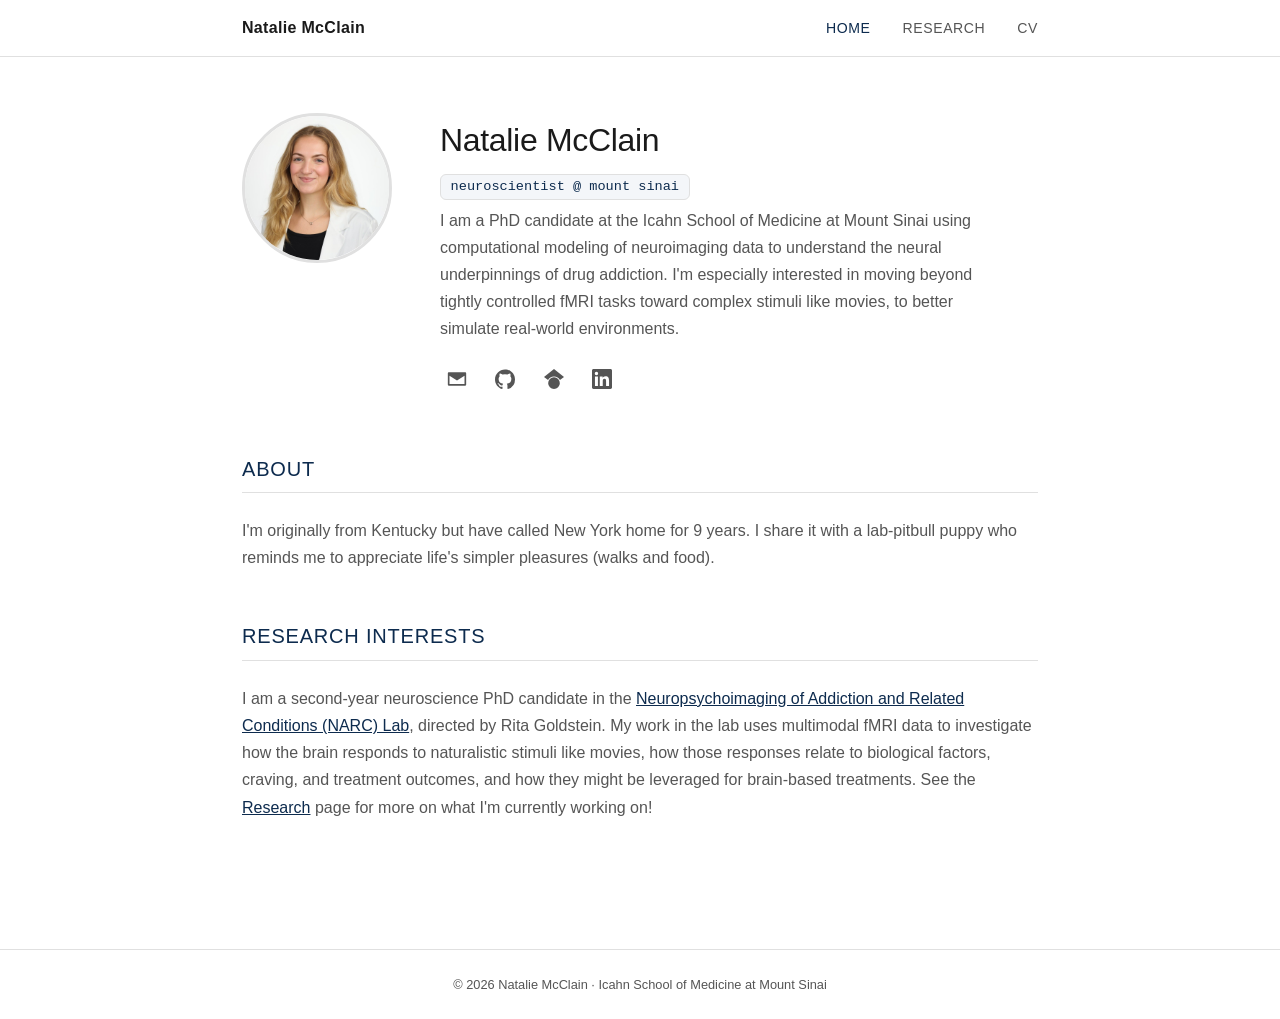
<file: index.html>
<!DOCTYPE html>
<html lang="en">
<head>
  <meta charset="UTF-8" />
  <meta name="viewport" content="width=device-width, initial-scale=1.0" />
  <title>Natalie McClain</title>
  <link rel="stylesheet" href="style.css" />
</head>
<body>

<nav>
  <div class="nav-inner">
    <a class="nav-name" href="index.html">Natalie McClain</a>
    <ul>
      <li><a href="index.html" class="active">Home</a></li>
      <li><a href="research.html">Research</a></li>
      <li><a href="cv.html">CV</a></li>
    </ul>
  </div>
</nav>

<main>
  <section class="hero">
    <div class="hero-photo">
      <img src="headshot.jpeg" alt="Natalie McClain" />
    </div>
    <div class="hero-text">
      <h1>Natalie McClain</h1>
      <div class="subtitle">neuroscientist @ mount sinai</div>
      <p>
        I am a PhD candidate at the Icahn School of Medicine at Mount Sinai using computational modeling of
        neuroimaging data to understand the neural underpinnings of drug addiction. I'm especially
        interested in moving beyond tightly controlled fMRI tasks toward complex stimuli like movies, to
        better simulate real-world environments.
      </p>
      <div class="social-links">
        <a href="mailto:natalie.mcclain@icahn.mssm.edu" aria-label="Email" title="Email">
          <svg viewBox="0 0 24 24" width="20" height="20" fill="currentColor" aria-hidden="true"><path d="M2 4h20a1 1 0 0 1 1 1v14a1 1 0 0 1-1 1H2a1 1 0 0 1-1-1V5a1 1 0 0 1 1-1zm10 7.2L3.4 6H20.6L12 11.2zM3 8.1V18h18V8.1l-9 5.6-9-5.6z"/></svg>
        </a>
        <a href="https://github.com/natalie-mcclain" target="_blank" aria-label="GitHub" title="GitHub">
          <svg viewBox="0 0 24 24" width="20" height="20" fill="currentColor" aria-hidden="true"><path d="M12 .5C5.37.5 0 5.87 0 12.5c0 5.3 3.44 9.8 8.21 11.39.6.11.82-.26.82-.58 0-.29-.01-1.04-.02-2.05-3.34.73-4.04-1.61-4.04-1.61-.55-1.39-1.34-1.76-1.34-1.76-1.09-.75.08-.73.08-.73 1.21.09 1.84 1.24 1.84 1.24 1.07 1.84 2.81 1.31 3.5 1 .11-.78.42-1.31.76-1.61-2.67-.3-5.47-1.34-5.47-5.95 0-1.31.47-2.39 1.24-3.23-.13-.3-.54-1.52.11-3.18 0 0 1.01-.32 3.3 1.23a11.5 11.5 0 0 1 6 0c2.29-1.55 3.3-1.23 3.3-1.23.65 1.66.24 2.88.12 3.18.77.84 1.23 1.92 1.23 3.23 0 4.62-2.81 5.64-5.49 5.94.43.37.81 1.1.81 2.22 0 1.6-.01 2.9-.01 3.29 0 .32.22.7.83.58A12 12 0 0 0 24 12.5C24 5.87 18.63.5 12 .5z"/></svg>
        </a>
        <a href="https://scholar.google.com/citations?hl=en&view_op=list_works&user=NU69WhMAAAAJ" target="_blank" aria-label="Google Scholar" title="Google Scholar">
          <svg viewBox="0 0 24 24" width="20" height="20" fill="currentColor" aria-hidden="true"><path d="M12 24a7 7 0 1 1 0-14 7 7 0 0 1 0 14zm0-24L0 9.5l4.84 3.77A8 8 0 0 1 12 9a8 8 0 0 1 7.16 4.27L24 9.5 12 0z"/></svg>
        </a>
        <a href="https://www.linkedin.com/in/natalie-mcclain-b160871b4/" target="_blank" aria-label="LinkedIn" title="LinkedIn">
          <svg viewBox="0 0 24 24" width="20" height="20" fill="currentColor" aria-hidden="true"><path d="M20.45 20.45h-3.56v-5.57c0-1.33-.02-3.04-1.85-3.04-1.85 0-2.14 1.45-2.14 2.94v5.67H9.34V9h3.42v1.56h.05c.48-.9 1.64-1.85 3.37-1.85 3.6 0 4.27 2.37 4.27 5.46v6.28zM5.34 7.43a2.07 2.07 0 1 1 0-4.14 2.07 2.07 0 0 1 0 4.14zm1.78 13.02H3.56V9h3.56v11.45zM22.22 0H1.77C.8 0 0 .78 0 1.74v20.52C0 23.22.8 24 1.77 24h20.45c.98 0 1.78-.78 1.78-1.74V1.74C24 .78 23.2 0 22.22 0z"/></svg>
        </a>
      </div>
    </div>
  </section>

  <h2>About</h2>
  <p style="color: var(--muted); margin-bottom: 3rem;">
    I'm originally from Kentucky but have called New York home for 9 years. I share
    it with a lab-pitbull puppy who reminds me to appreciate life's simpler pleasures (walks and food).
  </p>

  <h2>Research Interests</h2>
  <p style="color: var(--muted); margin-bottom: 3rem;">
    I am a second-year neuroscience PhD candidate in the
    <a href="https://icahn.mssm.edu/research/narc" target="_blank" style="color: var(--accent);">Neuropsychoimaging of Addiction and Related Conditions (NARC) Lab</a>,
    directed by Rita Goldstein. My work in the lab uses multimodal fMRI data to investigate how the brain responds to
    naturalistic stimuli like movies, how those responses relate to biological factors, craving, and
    treatment outcomes, and how they might be leveraged for brain-based treatments. See the
    <a href="research.html" style="color: var(--accent);">Research</a> page for more on what I'm currently
    working on!
  </p>
</main>

<footer>
  &copy; 2026 Natalie McClain · Icahn School of Medicine at Mount Sinai
</footer>

</body>
</html>
</file>
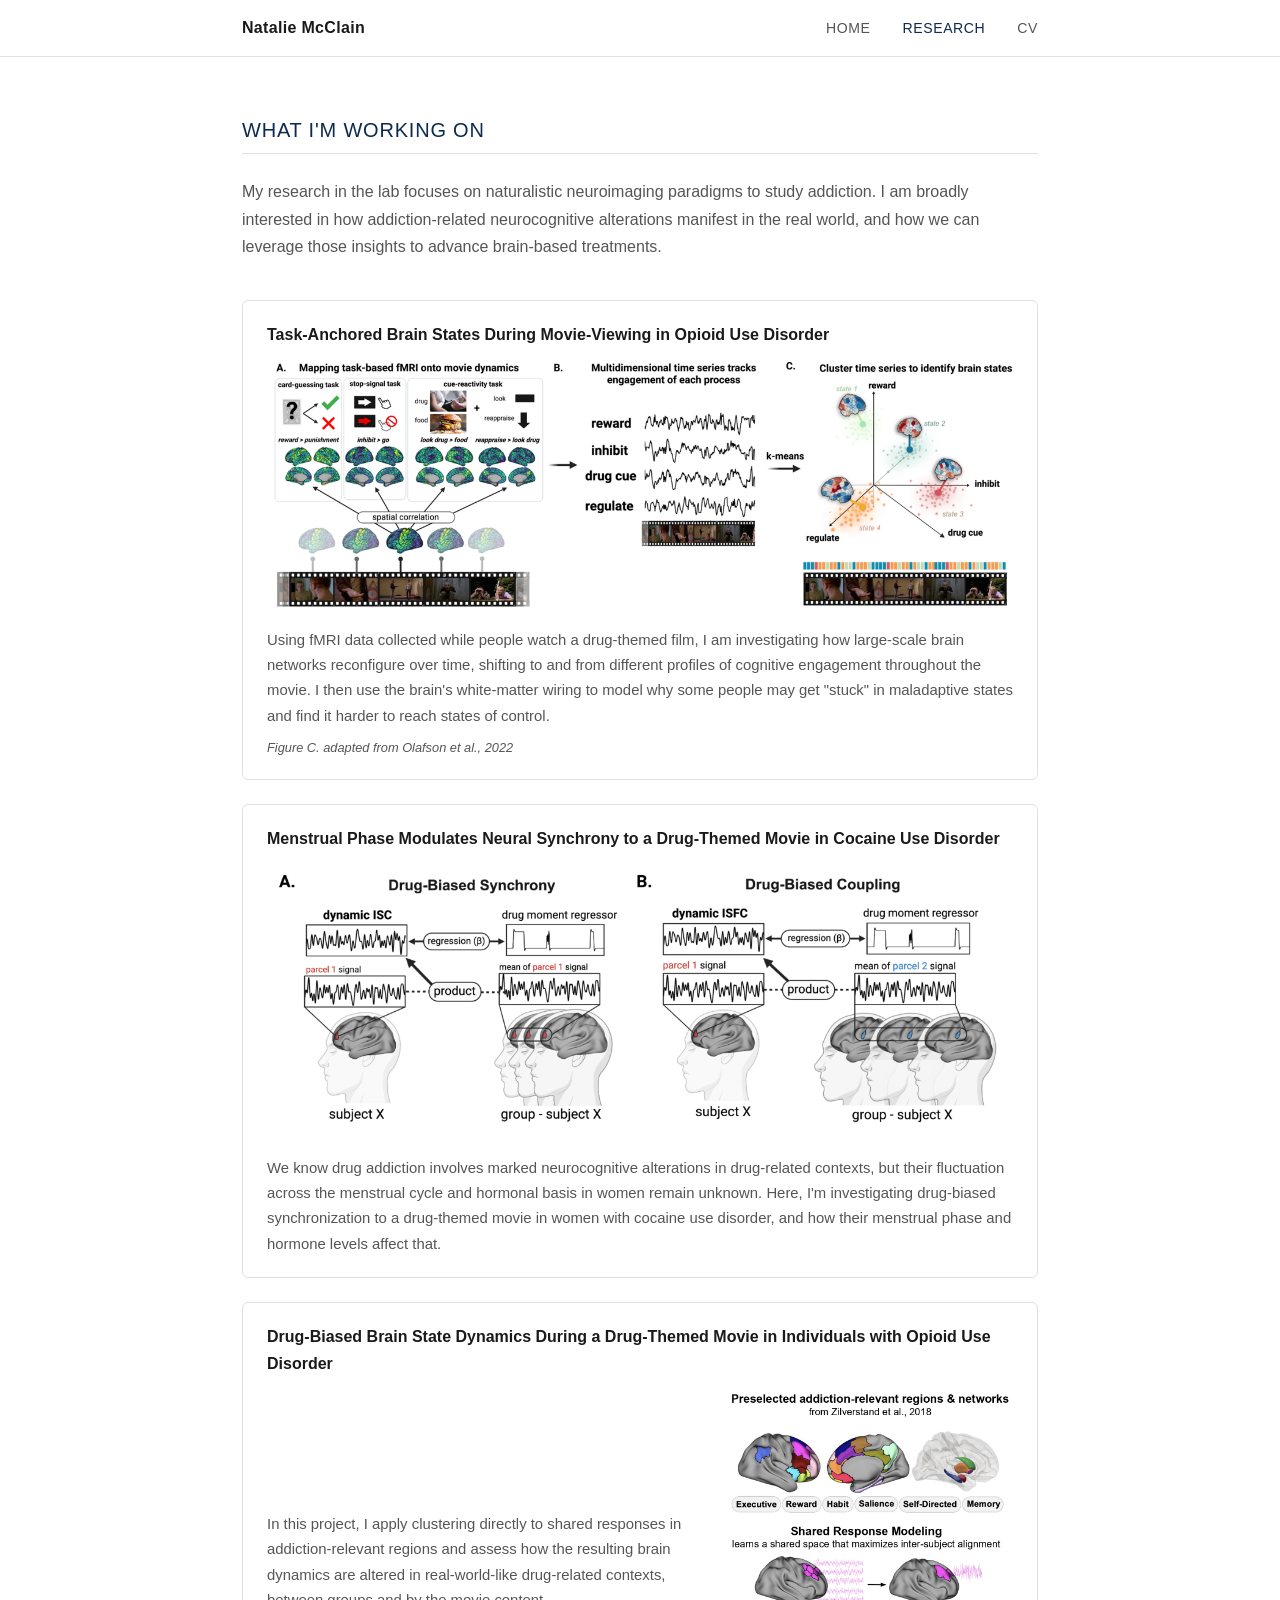
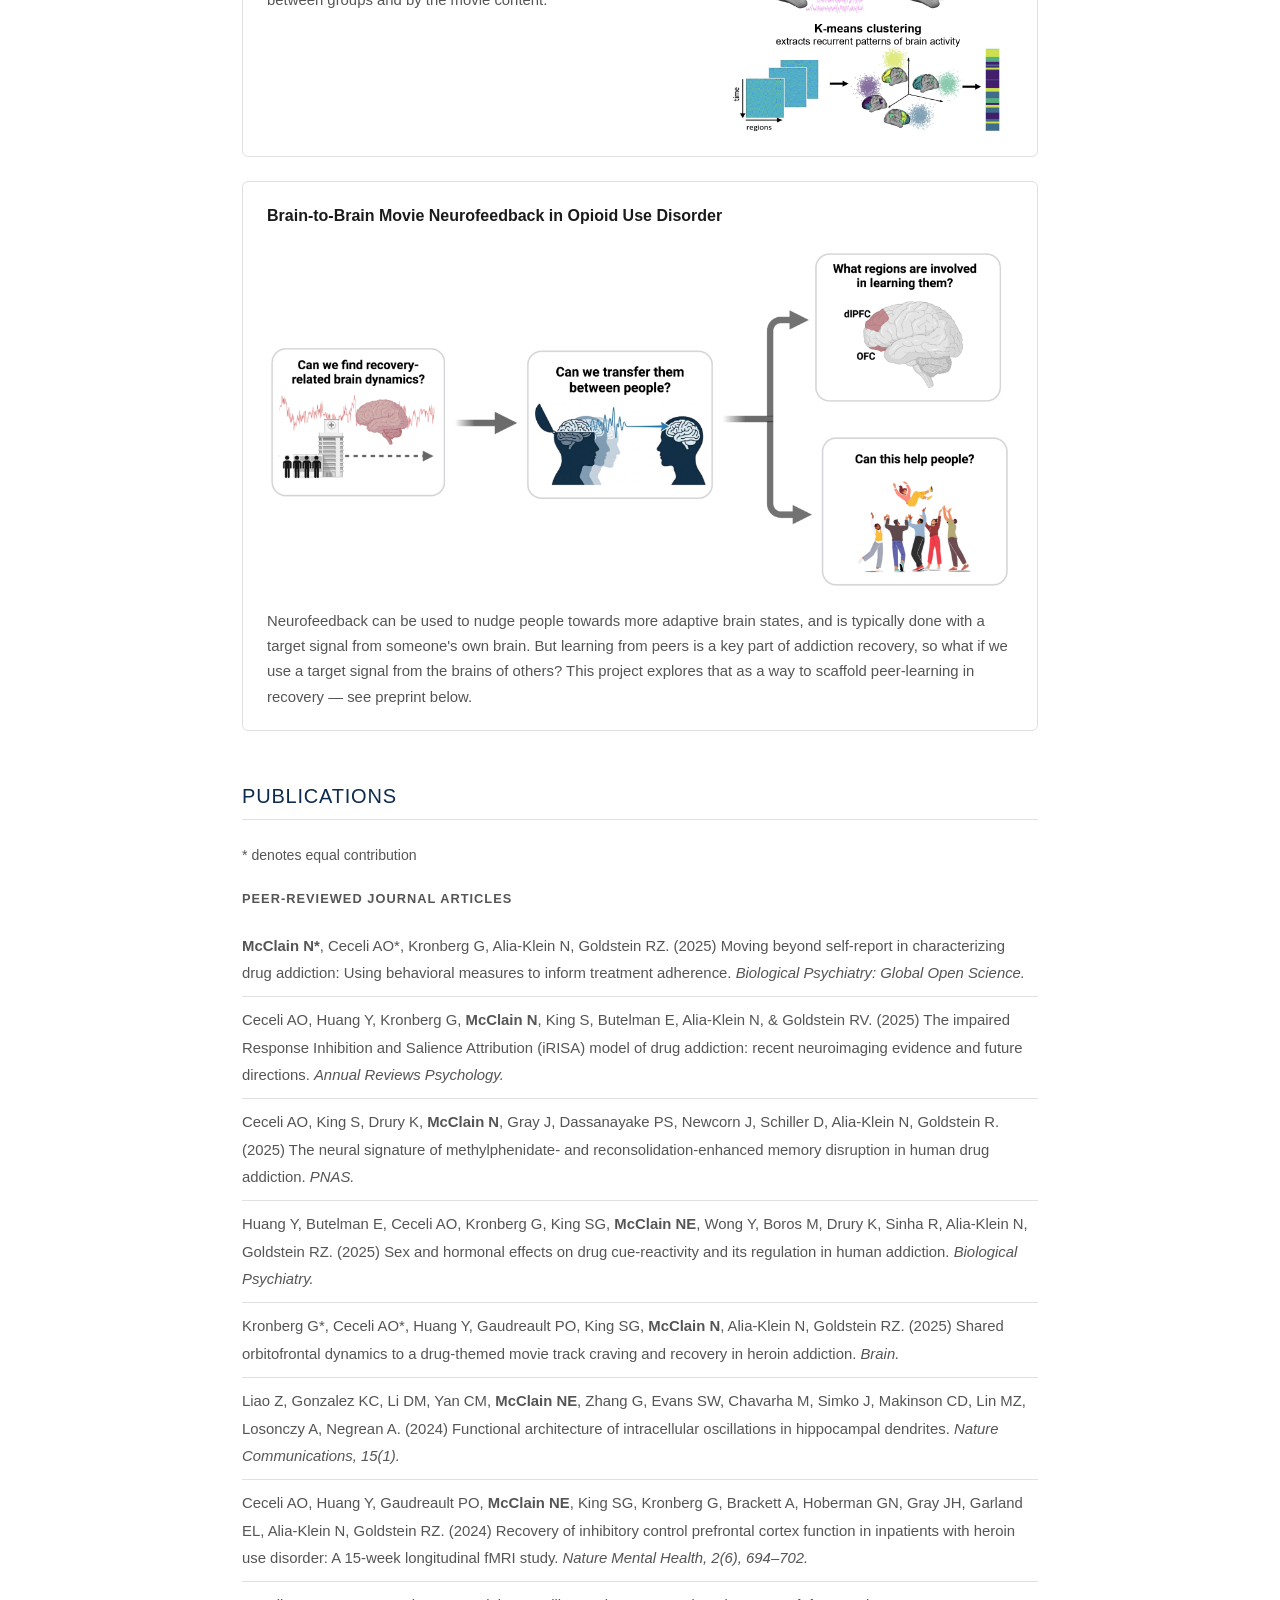
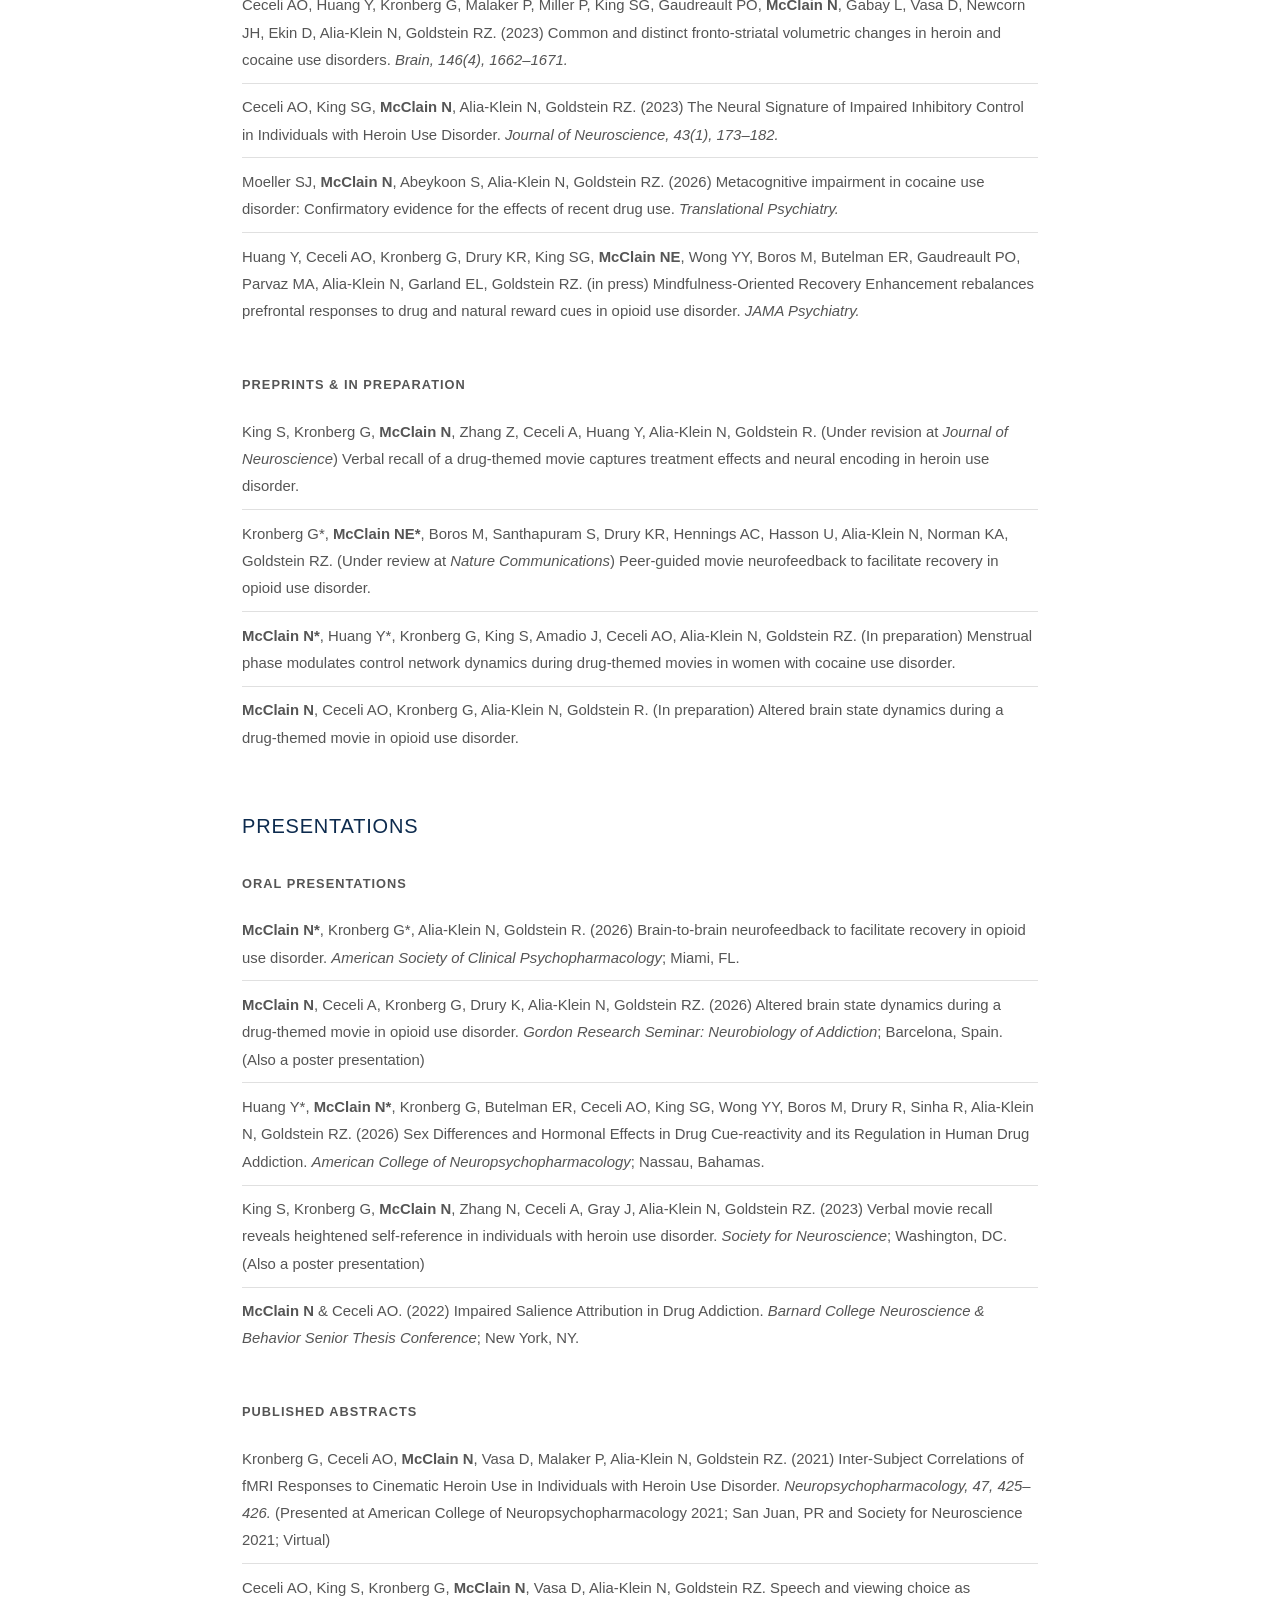
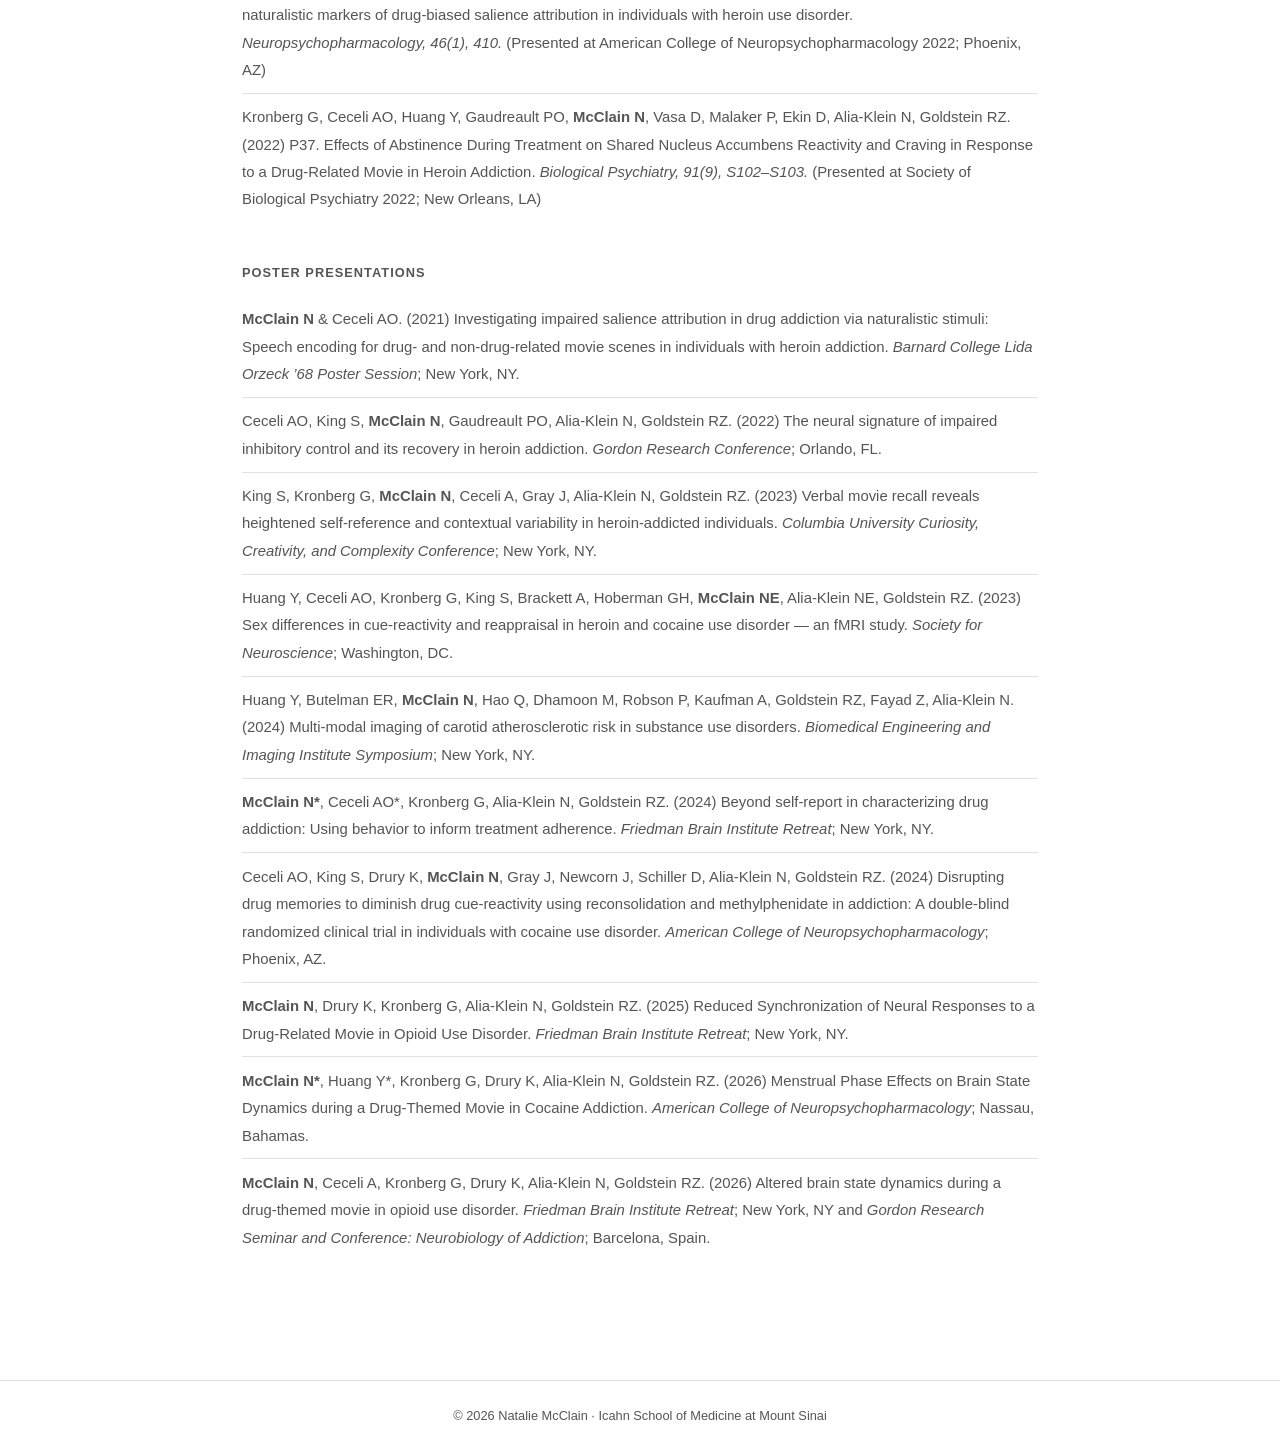
<file: research.html>
<!DOCTYPE html>
<html lang="en">
<head>
  <meta charset="UTF-8" />
  <meta name="viewport" content="width=device-width, initial-scale=1.0" />
  <title>Research — Natalie McClain</title>
  <link rel="stylesheet" href="style.css" />
</head>
<body>

<nav>
  <div class="nav-inner">
    <a class="nav-name" href="index.html">Natalie McClain</a>
    <ul>
      <li><a href="index.html">Home</a></li>
      <li><a href="research.html" class="active">Research</a></li>
      <li><a href="cv.html">CV</a></li>
    </ul>
  </div>
</nav>

<main class="with-toc">
  <aside class="toc">
    <nav>
      <a href="#working-on">What I'm Working On</a>
      <a href="#publications">Publications</a>
      <a href="#presentations">Presentations</a>
    </nav>
  </aside>

  <div class="research-main">
  <h2 id="working-on">What I'm Working On</h2>

  <p style="color: var(--muted); margin-bottom: 2.5rem;">
    My research in the lab focuses on naturalistic neuroimaging paradigms to study addiction. I am broadly
    interested in how addiction-related neurocognitive alterations manifest in the real world, and how we
    can leverage those insights to advance brain-based treatments.
  </p>

  <div class="research-grid">

    <div class="research-card">
      <h3>Task-Anchored Brain States During Movie-Viewing in Opioid Use Disorder</h3>
      <img src="states1.jpeg" alt="Task-anchored brain states during movie-viewing" class="research-img" />
      <p>
        Using fMRI data collected while people watch a drug-themed film, I am investigating how large-scale
        brain networks reconfigure over time, shifting to and from different profiles of cognitive engagement
        throughout the movie. I then use the brain's white-matter wiring to model why some people may get
        "stuck" in maladaptive states and find it harder to reach states of control.
      </p>
      <p class="research-credit"><em>Figure C. adapted from Olafson et al., 2022</em></p>
    </div>

    <div class="research-card">
      <h3>Menstrual Phase Modulates Neural Synchrony to a Drug-Themed Movie in Cocaine Use Disorder</h3>
      <img src="dISCs.jpeg" alt="Menstrual phase effects on neural synchrony" class="research-img" />
      <p>
        We know drug addiction involves marked neurocognitive alterations in drug-related contexts, but
        their fluctuation across the menstrual cycle and hormonal basis in women remain unknown. Here, I'm
        investigating drug-biased synchronization to a drug-themed movie in women with cocaine use disorder,
        and how their menstrual phase and hormone levels affect that.
      </p>
    </div>

    <div class="research-card">
      <h3>Drug-Biased Brain State Dynamics During a Drug-Themed Movie in Individuals with Opioid Use Disorder</h3>
      <div class="research-card--split">
        <p>
          In this project, I apply clustering directly to shared responses in addiction-relevant regions and
          assess how the resulting brain dynamics are altered in real-world-like drug-related contexts,
          between groups and by the movie content.
        </p>
        <img src="state2.jpeg" alt="Drug-biased brain state dynamics during a drug-themed movie" class="research-img" />
      </div>
    </div>

    <div class="research-card">
      <h3>Brain-to-Brain Movie Neurofeedback in Opioid Use Disorder</h3>
      <img src="nf.jpeg" alt="Brain-to-brain movie neurofeedback schematic" class="research-img" />
      <p>
        Neurofeedback can be used to nudge people towards more adaptive brain states, and is typically done
        with a target signal from someone's own brain. But learning from peers is a key part of addiction
        recovery, so what if we use a target signal from the brains of others? This project explores that as
        a way to scaffold peer-learning in recovery — see preprint below.
      </p>
    </div>

  </div>

  <h2 id="publications" style="margin-top: 3rem;">Publications</h2>

  <p style="color: var(--muted); font-size: 0.88rem; margin-bottom: 1.25rem;">* denotes equal contribution</p>

  <div class="cv-section">
    <h3>Peer-Reviewed Journal Articles</h3>

    <div class="cv-entry" style="display:block; padding: 0.6rem 0; border-bottom: 1px solid var(--border);">
      <span style="color:var(--muted); font-size:0.93rem;">
        <strong>McClain N*</strong>, Ceceli AO*, Kronberg G, Alia-Klein N, Goldstein RZ. (2025) Moving beyond self-report in characterizing drug addiction: Using behavioral measures to inform treatment adherence. <em>Biological Psychiatry: Global Open Science.</em>
      </span>
    </div>
    <div class="cv-entry" style="display:block; padding: 0.6rem 0; border-bottom: 1px solid var(--border);">
      <span style="color:var(--muted); font-size:0.93rem;">
        Ceceli AO, Huang Y, Kronberg G, <strong>McClain N</strong>, King S, Butelman E, Alia-Klein N, &amp; Goldstein RV. (2025) The impaired Response Inhibition and Salience Attribution (iRISA) model of drug addiction: recent neuroimaging evidence and future directions. <em>Annual Reviews Psychology.</em>
      </span>
    </div>
    <div class="cv-entry" style="display:block; padding: 0.6rem 0; border-bottom: 1px solid var(--border);">
      <span style="color:var(--muted); font-size:0.93rem;">
        Ceceli AO, King S, Drury K, <strong>McClain N</strong>, Gray J, Dassanayake PS, Newcorn J, Schiller D, Alia-Klein N, Goldstein R. (2025) The neural signature of methylphenidate- and reconsolidation-enhanced memory disruption in human drug addiction. <em>PNAS.</em>
      </span>
    </div>
    <div class="cv-entry" style="display:block; padding: 0.6rem 0; border-bottom: 1px solid var(--border);">
      <span style="color:var(--muted); font-size:0.93rem;">
        Huang Y, Butelman E, Ceceli AO, Kronberg G, King SG, <strong>McClain NE</strong>, Wong Y, Boros M, Drury K, Sinha R, Alia-Klein N, Goldstein RZ. (2025) Sex and hormonal effects on drug cue-reactivity and its regulation in human addiction. <em>Biological Psychiatry.</em>
      </span>
    </div>
    <div class="cv-entry" style="display:block; padding: 0.6rem 0; border-bottom: 1px solid var(--border);">
      <span style="color:var(--muted); font-size:0.93rem;">
        Kronberg G*, Ceceli AO*, Huang Y, Gaudreault PO, King SG, <strong>McClain N</strong>, Alia-Klein N, Goldstein RZ. (2025) Shared orbitofrontal dynamics to a drug-themed movie track craving and recovery in heroin addiction. <em>Brain.</em>
      </span>
    </div>
    <div class="cv-entry" style="display:block; padding: 0.6rem 0; border-bottom: 1px solid var(--border);">
      <span style="color:var(--muted); font-size:0.93rem;">
        Liao Z, Gonzalez KC, Li DM, Yan CM, <strong>McClain NE</strong>, Zhang G, Evans SW, Chavarha M, Simko J, Makinson CD, Lin MZ, Losonczy A, Negrean A. (2024) Functional architecture of intracellular oscillations in hippocampal dendrites. <em>Nature Communications, 15(1).</em>
      </span>
    </div>
    <div class="cv-entry" style="display:block; padding: 0.6rem 0; border-bottom: 1px solid var(--border);">
      <span style="color:var(--muted); font-size:0.93rem;">
        Ceceli AO, Huang Y, Gaudreault PO, <strong>McClain NE</strong>, King SG, Kronberg G, Brackett A, Hoberman GN, Gray JH, Garland EL, Alia-Klein N, Goldstein RZ. (2024) Recovery of inhibitory control prefrontal cortex function in inpatients with heroin use disorder: A 15-week longitudinal fMRI study. <em>Nature Mental Health, 2(6), 694–702.</em>
      </span>
    </div>
    <div class="cv-entry" style="display:block; padding: 0.6rem 0; border-bottom: 1px solid var(--border);">
      <span style="color:var(--muted); font-size:0.93rem;">
        Ceceli AO, Huang Y, Kronberg G, Malaker P, Miller P, King SG, Gaudreault PO, <strong>McClain N</strong>, Gabay L, Vasa D, Newcorn JH, Ekin D, Alia-Klein N, Goldstein RZ. (2023) Common and distinct fronto-striatal volumetric changes in heroin and cocaine use disorders. <em>Brain, 146(4), 1662–1671.</em>
      </span>
    </div>
    <div class="cv-entry" style="display:block; padding: 0.6rem 0; border-bottom: 1px solid var(--border);">
      <span style="color:var(--muted); font-size:0.93rem;">
        Ceceli AO, King SG, <strong>McClain N</strong>, Alia-Klein N, Goldstein RZ. (2023) The Neural Signature of Impaired Inhibitory Control in Individuals with Heroin Use Disorder. <em>Journal of Neuroscience, 43(1), 173–182.</em>
      </span>
    </div>
    <div class="cv-entry" style="display:block; padding: 0.6rem 0; border-bottom: 1px solid var(--border);">
      <span style="color:var(--muted); font-size:0.93rem;">
        Moeller SJ, <strong>McClain N</strong>, Abeykoon S, Alia-Klein N, Goldstein RZ. (2026) Metacognitive impairment in cocaine use disorder: Confirmatory evidence for the effects of recent drug use. <em>Translational Psychiatry.</em>
      </span>
    </div>
    <div class="cv-entry" style="display:block; padding: 0.6rem 0;">
      <span style="color:var(--muted); font-size:0.93rem;">
        Huang Y, Ceceli AO, Kronberg G, Drury KR, King SG, <strong>McClain NE</strong>, Wong YY, Boros M, Butelman ER, Gaudreault PO, Parvaz MA, Alia-Klein N, Garland EL, Goldstein RZ. (in press) Mindfulness-Oriented Recovery Enhancement rebalances prefrontal responses to drug and natural reward cues in opioid use disorder. <em>JAMA Psychiatry.</em>
      </span>
    </div>
  </div>

  <div class="cv-section">
    <h3>Preprints &amp; In Preparation</h3>
    <div class="cv-entry" style="display:block; padding: 0.6rem 0; border-bottom: 1px solid var(--border);">
      <span style="color:var(--muted); font-size:0.93rem;">
        King S, Kronberg G, <strong>McClain N</strong>, Zhang Z, Ceceli A, Huang Y, Alia-Klein N, Goldstein R. (Under revision at <em>Journal of Neuroscience</em>) Verbal recall of a drug-themed movie captures treatment effects and neural encoding in heroin use disorder.
      </span>
    </div>
    <div class="cv-entry" style="display:block; padding: 0.6rem 0; border-bottom: 1px solid var(--border);">
      <span style="color:var(--muted); font-size:0.93rem;">
        Kronberg G*, <strong>McClain NE*</strong>, Boros M, Santhapuram S, Drury KR, Hennings AC, Hasson U, Alia-Klein N, Norman KA, Goldstein RZ. (Under review at <em>Nature Communications</em>) Peer-guided movie neurofeedback to facilitate recovery in opioid use disorder.
      </span>
    </div>
    <div class="cv-entry" style="display:block; padding: 0.6rem 0; border-bottom: 1px solid var(--border);">
      <span style="color:var(--muted); font-size:0.93rem;">
        <strong>McClain N*</strong>, Huang Y*, Kronberg G, King S, Amadio J, Ceceli AO, Alia-Klein N, Goldstein RZ. (In preparation) Menstrual phase modulates control network dynamics during drug-themed movies in women with cocaine use disorder.
      </span>
    </div>
    <div class="cv-entry" style="display:block; padding: 0.6rem 0;">
      <span style="color:var(--muted); font-size:0.93rem;">
        <strong>McClain N</strong>, Ceceli AO, Kronberg G, Alia-Klein N, Goldstein R. (In preparation) Altered brain state dynamics during a drug-themed movie in opioid use disorder.
      </span>
    </div>
  </div>

  <h2 id="presentations" style="margin-top: 3rem; border-bottom: none;">Presentations</h2>

  <div class="cv-section">
    <h3>Oral Presentations</h3>
    <div class="cv-entry" style="display:block; padding: 0.6rem 0; border-bottom: 1px solid var(--border);">
      <span style="color:var(--muted); font-size:0.93rem;">
        <strong>McClain N*</strong>, Kronberg G*, Alia-Klein N, Goldstein R. (2026) Brain-to-brain neurofeedback to facilitate recovery in opioid use disorder. <em>American Society of Clinical Psychopharmacology</em>; Miami, FL.
      </span>
    </div>
    <div class="cv-entry" style="display:block; padding: 0.6rem 0; border-bottom: 1px solid var(--border);">
      <span style="color:var(--muted); font-size:0.93rem;">
        <strong>McClain N</strong>, Ceceli A, Kronberg G, Drury K, Alia-Klein N, Goldstein RZ. (2026) Altered brain state dynamics during a drug-themed movie in opioid use disorder. <em>Gordon Research Seminar: Neurobiology of Addiction</em>; Barcelona, Spain. (Also a poster presentation)
      </span>
    </div>
    <div class="cv-entry" style="display:block; padding: 0.6rem 0; border-bottom: 1px solid var(--border);">
      <span style="color:var(--muted); font-size:0.93rem;">
        Huang Y*, <strong>McClain N*</strong>, Kronberg G, Butelman ER, Ceceli AO, King SG, Wong YY, Boros M, Drury R, Sinha R, Alia-Klein N, Goldstein RZ. (2026) Sex Differences and Hormonal Effects in Drug Cue-reactivity and its Regulation in Human Drug Addiction. <em>American College of Neuropsychopharmacology</em>; Nassau, Bahamas.
      </span>
    </div>
    <div class="cv-entry" style="display:block; padding: 0.6rem 0; border-bottom: 1px solid var(--border);">
      <span style="color:var(--muted); font-size:0.93rem;">
        King S, Kronberg G, <strong>McClain N</strong>, Zhang N, Ceceli A, Gray J, Alia-Klein N, Goldstein RZ. (2023) Verbal movie recall reveals heightened self-reference in individuals with heroin use disorder. <em>Society for Neuroscience</em>; Washington, DC. (Also a poster presentation)
      </span>
    </div>
    <div class="cv-entry" style="display:block; padding: 0.6rem 0;">
      <span style="color:var(--muted); font-size:0.93rem;">
        <strong>McClain N</strong> &amp; Ceceli AO. (2022) Impaired Salience Attribution in Drug Addiction. <em>Barnard College Neuroscience &amp; Behavior Senior Thesis Conference</em>; New York, NY.
      </span>
    </div>
  </div>

  <div class="cv-section">
    <h3>Published Abstracts</h3>
    <div class="cv-entry" style="display:block; padding: 0.6rem 0; border-bottom: 1px solid var(--border);">
      <span style="color:var(--muted); font-size:0.93rem;">
        Kronberg G, Ceceli AO, <strong>McClain N</strong>, Vasa D, Malaker P, Alia-Klein N, Goldstein RZ. (2021) Inter-Subject Correlations of fMRI Responses to Cinematic Heroin Use in Individuals with Heroin Use Disorder. <em>Neuropsychopharmacology, 47, 425–426.</em> (Presented at American College of Neuropsychopharmacology 2021; San Juan, PR and Society for Neuroscience 2021; Virtual)
      </span>
    </div>
    <div class="cv-entry" style="display:block; padding: 0.6rem 0; border-bottom: 1px solid var(--border);">
      <span style="color:var(--muted); font-size:0.93rem;">
        Ceceli AO, King S, Kronberg G, <strong>McClain N</strong>, Vasa D, Alia-Klein N, Goldstein RZ. Speech and viewing choice as naturalistic markers of drug-biased salience attribution in individuals with heroin use disorder. <em>Neuropsychopharmacology, 46(1), 410.</em> (Presented at American College of Neuropsychopharmacology 2022; Phoenix, AZ)
      </span>
    </div>
    <div class="cv-entry" style="display:block; padding: 0.6rem 0;">
      <span style="color:var(--muted); font-size:0.93rem;">
        Kronberg G, Ceceli AO, Huang Y, Gaudreault PO, <strong>McClain N</strong>, Vasa D, Malaker P, Ekin D, Alia-Klein N, Goldstein RZ. (2022) P37. Effects of Abstinence During Treatment on Shared Nucleus Accumbens Reactivity and Craving in Response to a Drug-Related Movie in Heroin Addiction. <em>Biological Psychiatry, 91(9), S102–S103.</em> (Presented at Society of Biological Psychiatry 2022; New Orleans, LA)
      </span>
    </div>
  </div>

  <div class="cv-section">
    <h3>Poster Presentations</h3>
    <div class="cv-entry" style="display:block; padding: 0.6rem 0; border-bottom: 1px solid var(--border);">
      <span style="color:var(--muted); font-size:0.93rem;">
        <strong>McClain N</strong> &amp; Ceceli AO. (2021) Investigating impaired salience attribution in drug addiction via naturalistic stimuli: Speech encoding for drug- and non-drug-related movie scenes in individuals with heroin addiction. <em>Barnard College Lida Orzeck ’68 Poster Session</em>; New York, NY.
      </span>
    </div>
    <div class="cv-entry" style="display:block; padding: 0.6rem 0; border-bottom: 1px solid var(--border);">
      <span style="color:var(--muted); font-size:0.93rem;">
        Ceceli AO, King S, <strong>McClain N</strong>, Gaudreault PO, Alia-Klein N, Goldstein RZ. (2022) The neural signature of impaired inhibitory control and its recovery in heroin addiction. <em>Gordon Research Conference</em>; Orlando, FL.
      </span>
    </div>
    <div class="cv-entry" style="display:block; padding: 0.6rem 0; border-bottom: 1px solid var(--border);">
      <span style="color:var(--muted); font-size:0.93rem;">
        King S, Kronberg G, <strong>McClain N</strong>, Ceceli A, Gray J, Alia-Klein N, Goldstein RZ. (2023) Verbal movie recall reveals heightened self-reference and contextual variability in heroin-addicted individuals. <em>Columbia University Curiosity, Creativity, and Complexity Conference</em>; New York, NY.
      </span>
    </div>
    <div class="cv-entry" style="display:block; padding: 0.6rem 0; border-bottom: 1px solid var(--border);">
      <span style="color:var(--muted); font-size:0.93rem;">
        Huang Y, Ceceli AO, Kronberg G, King S, Brackett A, Hoberman GH, <strong>McClain NE</strong>, Alia-Klein NE, Goldstein RZ. (2023) Sex differences in cue-reactivity and reappraisal in heroin and cocaine use disorder — an fMRI study. <em>Society for Neuroscience</em>; Washington, DC.
      </span>
    </div>
    <div class="cv-entry" style="display:block; padding: 0.6rem 0; border-bottom: 1px solid var(--border);">
      <span style="color:var(--muted); font-size:0.93rem;">
        Huang Y, Butelman ER, <strong>McClain N</strong>, Hao Q, Dhamoon M, Robson P, Kaufman A, Goldstein RZ, Fayad Z, Alia-Klein N. (2024) Multi-modal imaging of carotid atherosclerotic risk in substance use disorders. <em>Biomedical Engineering and Imaging Institute Symposium</em>; New York, NY.
      </span>
    </div>
    <div class="cv-entry" style="display:block; padding: 0.6rem 0; border-bottom: 1px solid var(--border);">
      <span style="color:var(--muted); font-size:0.93rem;">
        <strong>McClain N*</strong>, Ceceli AO*, Kronberg G, Alia-Klein N, Goldstein RZ. (2024) Beyond self-report in characterizing drug addiction: Using behavior to inform treatment adherence. <em>Friedman Brain Institute Retreat</em>; New York, NY.
      </span>
    </div>
    <div class="cv-entry" style="display:block; padding: 0.6rem 0; border-bottom: 1px solid var(--border);">
      <span style="color:var(--muted); font-size:0.93rem;">
        Ceceli AO, King S, Drury K, <strong>McClain N</strong>, Gray J, Newcorn J, Schiller D, Alia-Klein N, Goldstein RZ. (2024) Disrupting drug memories to diminish drug cue-reactivity using reconsolidation and methylphenidate in addiction: A double-blind randomized clinical trial in individuals with cocaine use disorder. <em>American College of Neuropsychopharmacology</em>; Phoenix, AZ.
      </span>
    </div>
    <div class="cv-entry" style="display:block; padding: 0.6rem 0; border-bottom: 1px solid var(--border);">
      <span style="color:var(--muted); font-size:0.93rem;">
        <strong>McClain N</strong>, Drury K, Kronberg G, Alia-Klein N, Goldstein RZ. (2025) Reduced Synchronization of Neural Responses to a Drug-Related Movie in Opioid Use Disorder. <em>Friedman Brain Institute Retreat</em>; New York, NY.
      </span>
    </div>
    <div class="cv-entry" style="display:block; padding: 0.6rem 0; border-bottom: 1px solid var(--border);">
      <span style="color:var(--muted); font-size:0.93rem;">
        <strong>McClain N*</strong>, Huang Y*, Kronberg G, Drury K, Alia-Klein N, Goldstein RZ. (2026) Menstrual Phase Effects on Brain State Dynamics during a Drug-Themed Movie in Cocaine Addiction. <em>American College of Neuropsychopharmacology</em>; Nassau, Bahamas.
      </span>
    </div>
    <div class="cv-entry" style="display:block; padding: 0.6rem 0;">
      <span style="color:var(--muted); font-size:0.93rem;">
        <strong>McClain N</strong>, Ceceli A, Kronberg G, Drury K, Alia-Klein N, Goldstein RZ. (2026) Altered brain state dynamics during a drug-themed movie in opioid use disorder. <em>Friedman Brain Institute Retreat</em>; New York, NY and <em>Gordon Research Seminar and Conference: Neurobiology of Addiction</em>; Barcelona, Spain.
      </span>
    </div>
  </div>

  </div>
</main>

<footer>
  &copy; 2026 Natalie McClain · Icahn School of Medicine at Mount Sinai
</footer>

<script>
  (function () {
    var links = Array.prototype.slice.call(document.querySelectorAll('.toc a'));
    var sections = links.map(function (a) {
      return document.querySelector(a.getAttribute('href'));
    });
    function onScroll() {
      var pos = window.scrollY + 120;
      var current = 0;
      for (var i = 0; i < sections.length; i++) {
        if (sections[i] && sections[i].offsetTop <= pos) current = i;
      }
      links.forEach(function (a, i) {
        a.classList.toggle('active', i === current);
      });
    }
    window.addEventListener('scroll', onScroll, { passive: true });
    onScroll();
  })();
</script>

</body>
</html>
</file>
<file: style.css>
:root {
  --bg: #ffffff;
  --text: #1a1a1a;
  --muted: #555;
  --accent: #0d2b4e;
  --accent-light: #e4eaf2;
  --border: #e0e0e0;
  --nav-bg: #ffffff;
  --max-width: 860px;
}

* {
  box-sizing: border-box;
  margin: 0;
  padding: 0;
}

html {
  scroll-behavior: smooth;
}

body {
  font-family: 'Arial', Helvetica, sans-serif;
  background: var(--bg);
  color: var(--text);
  line-height: 1.7;
  font-size: 16px;
}

/* ── Navigation ───────────────────────────────── */
nav {
  background: var(--nav-bg);
  border-bottom: 1px solid var(--border);
  position: sticky;
  top: 0;
  z-index: 100;
}

nav .nav-inner {
  max-width: var(--max-width);
  margin: 0 auto;
  padding: 0 2rem;
  display: flex;
  align-items: center;
  justify-content: space-between;
  height: 56px;
}

nav .nav-name {
  font-family: 'Arial', Helvetica, sans-serif;
  font-size: 1rem;
  font-weight: bold;
  color: var(--text);
  text-decoration: none;
  letter-spacing: 0.02em;
}

nav ul {
  list-style: none;
  display: flex;
  gap: 2rem;
}

nav ul a {
  text-decoration: none;
  color: var(--muted);
  font-family: 'Arial', Helvetica, sans-serif;
  font-size: 0.88rem;
  letter-spacing: 0.04em;
  text-transform: uppercase;
  transition: color 0.15s;
}

nav ul a:hover,
nav ul a.active {
  color: var(--accent);
}

/* ── Page wrapper ─────────────────────────────── */
main {
  max-width: var(--max-width);
  margin: 0 auto;
  padding: 3.5rem 2rem 5rem;
}

/* ── Page with side table of contents ─────────── */
main.with-toc .research-main h2[id] {
  scroll-margin-top: 76px;
}

.toc {
  position: fixed;
  top: 120px;
  left: calc((100vw - var(--max-width)) / 2 - 210px);
  width: 180px;
}

.toc nav {
  display: flex;
  flex-direction: column;
  gap: 0.6rem;
  border-left: 2px solid var(--border);
  border-bottom: none;
  background: none;
  position: static;
}

.toc a {
  display: block;
  padding: 0.1rem 0 0.1rem 0.9rem;
  margin-left: -2px;
  border-left: 2px solid transparent;
  text-decoration: none;
  color: var(--muted);
  font-size: 0.78rem;
  letter-spacing: 0.04em;
  text-transform: uppercase;
  line-height: 1.4;
  transition: color 0.15s, border-color 0.15s;
}

.toc a:hover {
  color: var(--accent);
}

.toc a.active {
  color: var(--accent);
  border-left-color: var(--accent);
  font-weight: bold;
}

@media (max-width: 1280px) {
  .toc {
    display: none;
  }
}

/* ── Hero / About ─────────────────────────────── */
.hero {
  display: flex;
  gap: 3rem;
  align-items: flex-start;
  margin-bottom: 3.5rem;
}

.hero-photo {
  flex-shrink: 0;
  width: 150px;
  height: 150px;
  border-radius: 50%;
  background: var(--accent-light);
  border: 3px solid var(--border);
  overflow: hidden;
  display: flex;
  align-items: center;
  justify-content: center;
  color: var(--muted);
  font-size: 0.8rem;
  font-family: sans-serif;
}

.hero-photo img {
  width: 100%;
  height: 100%;
  object-fit: cover;
}

.hero-text h1 {
  font-size: 2rem;
  font-weight: normal;
  margin-bottom: 0.25rem;
  letter-spacing: -0.01em;
}

.hero-text .subtitle {
  display: inline-block;
  color: var(--accent);
  font-family: 'SFMono-Regular', Menlo, Monaco, Consolas, 'Courier New', monospace;
  font-size: 0.85rem;
  text-transform: lowercase;
  background: #f4f6f9;
  border: 1px solid var(--border);
  border-radius: 6px;
  padding: 0.04rem 0.6rem;
  margin-bottom: 0.4rem;
}

.hero-text .institution {
  color: var(--muted);
  font-family: 'Arial', Helvetica, sans-serif;
  font-size: 0.9rem;
  margin-bottom: 1.2rem;
}

.hero-text p {
  color: var(--muted);
  max-width: 540px;
  margin-bottom: 1.2rem;
}

/* Social icons */
.social-links {
  display: flex;
  gap: 0.9rem;
  flex-wrap: wrap;
}

.social-links a {
  display: inline-flex;
  align-items: center;
  justify-content: center;
  width: 34px;
  height: 34px;
  text-decoration: none;
  color: var(--muted);
  border-radius: 50%;
  transition: color 0.15s, background 0.15s;
}

.social-links a:hover {
  color: var(--accent);
  background: var(--accent-light);
}

.social-links svg {
  display: block;
}

/* ── Section headings ─────────────────────────── */
h2 {
  font-size: 1.25rem;
  font-weight: normal;
  letter-spacing: 0.04em;
  text-transform: uppercase;
  color: var(--accent);
  border-bottom: 1px solid var(--border);
  padding-bottom: 0.4rem;
  margin-bottom: 1.5rem;
}

/* ── Research cards ───────────────────────────── */
.research-grid {
  display: flex;
  flex-direction: column;
  gap: 1.5rem;
}

.research-card {
  padding: 1.25rem 1.5rem;
  border: 1px solid var(--border);
  border-radius: 6px;
  background: #fff;
}

.research-card h3 {
  font-size: 1rem;
  margin-bottom: 0.3rem;
}

.research-card .tags {
  display: flex;
  gap: 0.5rem;
  flex-wrap: wrap;
  margin-bottom: 0.6rem;
}

.research-card .tag {
  font-family: 'Arial', Helvetica, sans-serif;
  font-size: 0.75rem;
  padding: 0.15rem 0.5rem;
  border-radius: 3px;
  background: var(--accent-light);
  color: var(--accent);
}

.research-card .research-img {
  display: block;
  width: 100%;
  height: auto;
  background: #fff;
  margin: 0.75rem 0 1rem;
}

/* Split row: text left, image right */
.research-card--split {
  display: flex;
  align-items: center;
  gap: 1.5rem;
  margin-top: 0.75rem;
}

.research-card--split p {
  flex: 1 1 60%;
}

.research-card--split .research-img {
  flex: 1 1 40%;
  min-width: 0;
  margin: 0;
}

@media (max-width: 600px) {
  .research-card--split {
    flex-direction: column;
    align-items: stretch;
  }

  .research-card--split .research-img {
    margin: 0.75rem 0 0;
  }
}

.research-card p {
  color: var(--muted);
  font-size: 0.93rem;
}

.research-card p.research-credit {
  font-size: 0.8rem;
  margin-top: 0.5rem;
}

/* ── CV section ───────────────────────────────── */
.cv-section {
  margin-bottom: 2.5rem;
}

.cv-section h3 {
  font-family: 'Arial', Helvetica, sans-serif;
  font-size: 0.8rem;
  letter-spacing: 0.08em;
  text-transform: uppercase;
  color: var(--muted);
  margin-bottom: 0.75rem;
}

.cv-entry {
  display: flex;
  justify-content: space-between;
  gap: 1rem;
  padding: 0.6rem 0;
  border-bottom: 1px solid var(--border);
}

.cv-entry:last-child {
  border-bottom: none;
}

.cv-entry-left strong {
  display: block;
  font-size: 0.95rem;
}

.cv-entry-left span {
  color: var(--muted);
  font-size: 0.88rem;
}

.cv-entry-right {
  color: var(--muted);
  font-family: 'Arial', Helvetica, sans-serif;
  font-size: 0.85rem;
  white-space: nowrap;
}

.cv-download {
  margin-top: 1.5rem;
}

.cv-download a {
  display: inline-flex;
  align-items: center;
  gap: 0.4rem;
  text-decoration: none;
  color: var(--accent);
  font-family: 'Arial', Helvetica, sans-serif;
  font-size: 0.9rem;
  border: 1px solid var(--accent);
  padding: 0.45rem 1rem;
  border-radius: 4px;
  transition: background 0.15s;
}

.cv-download a:hover {
  background: var(--accent-light);
}

/* ── Compact lists (Awards, Mentorship) ──────── */
.compact-list {
  display: flex;
  flex-direction: column;
}

.compact-entry {
  display: flex;
  justify-content: space-between;
  gap: 1rem;
  padding: 0.3rem 0;
  font-size: 0.9rem;
  border-bottom: 1px solid var(--border);
}

.compact-entry:last-child {
  border-bottom: none;
}

.compact-entry .label {
  color: var(--text);
}

.compact-entry .meta {
  color: var(--muted);
  font-size: 0.85rem;
  white-space: nowrap;
}

.compact-grid {
  display: grid;
  grid-template-columns: repeat(2, 1fr);
  gap: 0.3rem 2rem;
}

.compact-grid .compact-entry {
  border-bottom: none;
  padding: 0.2rem 0;
}

@media (max-width: 600px) {
  .compact-grid {
    grid-template-columns: 1fr;
  }
}

/* ── Contact ──────────────────────────────────── */
.contact-block {
  display: flex;
  flex-direction: column;
  gap: 0.75rem;
}

.contact-block a {
  color: var(--accent);
  text-decoration: none;
}

.contact-block a:hover {
  text-decoration: underline;
}

/* ── Footer ───────────────────────────────────── */
footer {
  border-top: 1px solid var(--border);
  text-align: center;
  padding: 1.5rem;
  color: var(--muted);
  font-family: 'Arial', Helvetica, sans-serif;
  font-size: 0.8rem;
}

/* ── Responsive ───────────────────────────────── */
@media (max-width: 600px) {
  .hero {
    flex-direction: column;
    align-items: center;
    text-align: center;
    gap: 1.5rem;
  }

  .social-links {
    justify-content: center;
  }

  .cv-entry {
    flex-direction: column;
    gap: 0.2rem;
  }

  nav ul {
    gap: 1rem;
  }
}
</file>
